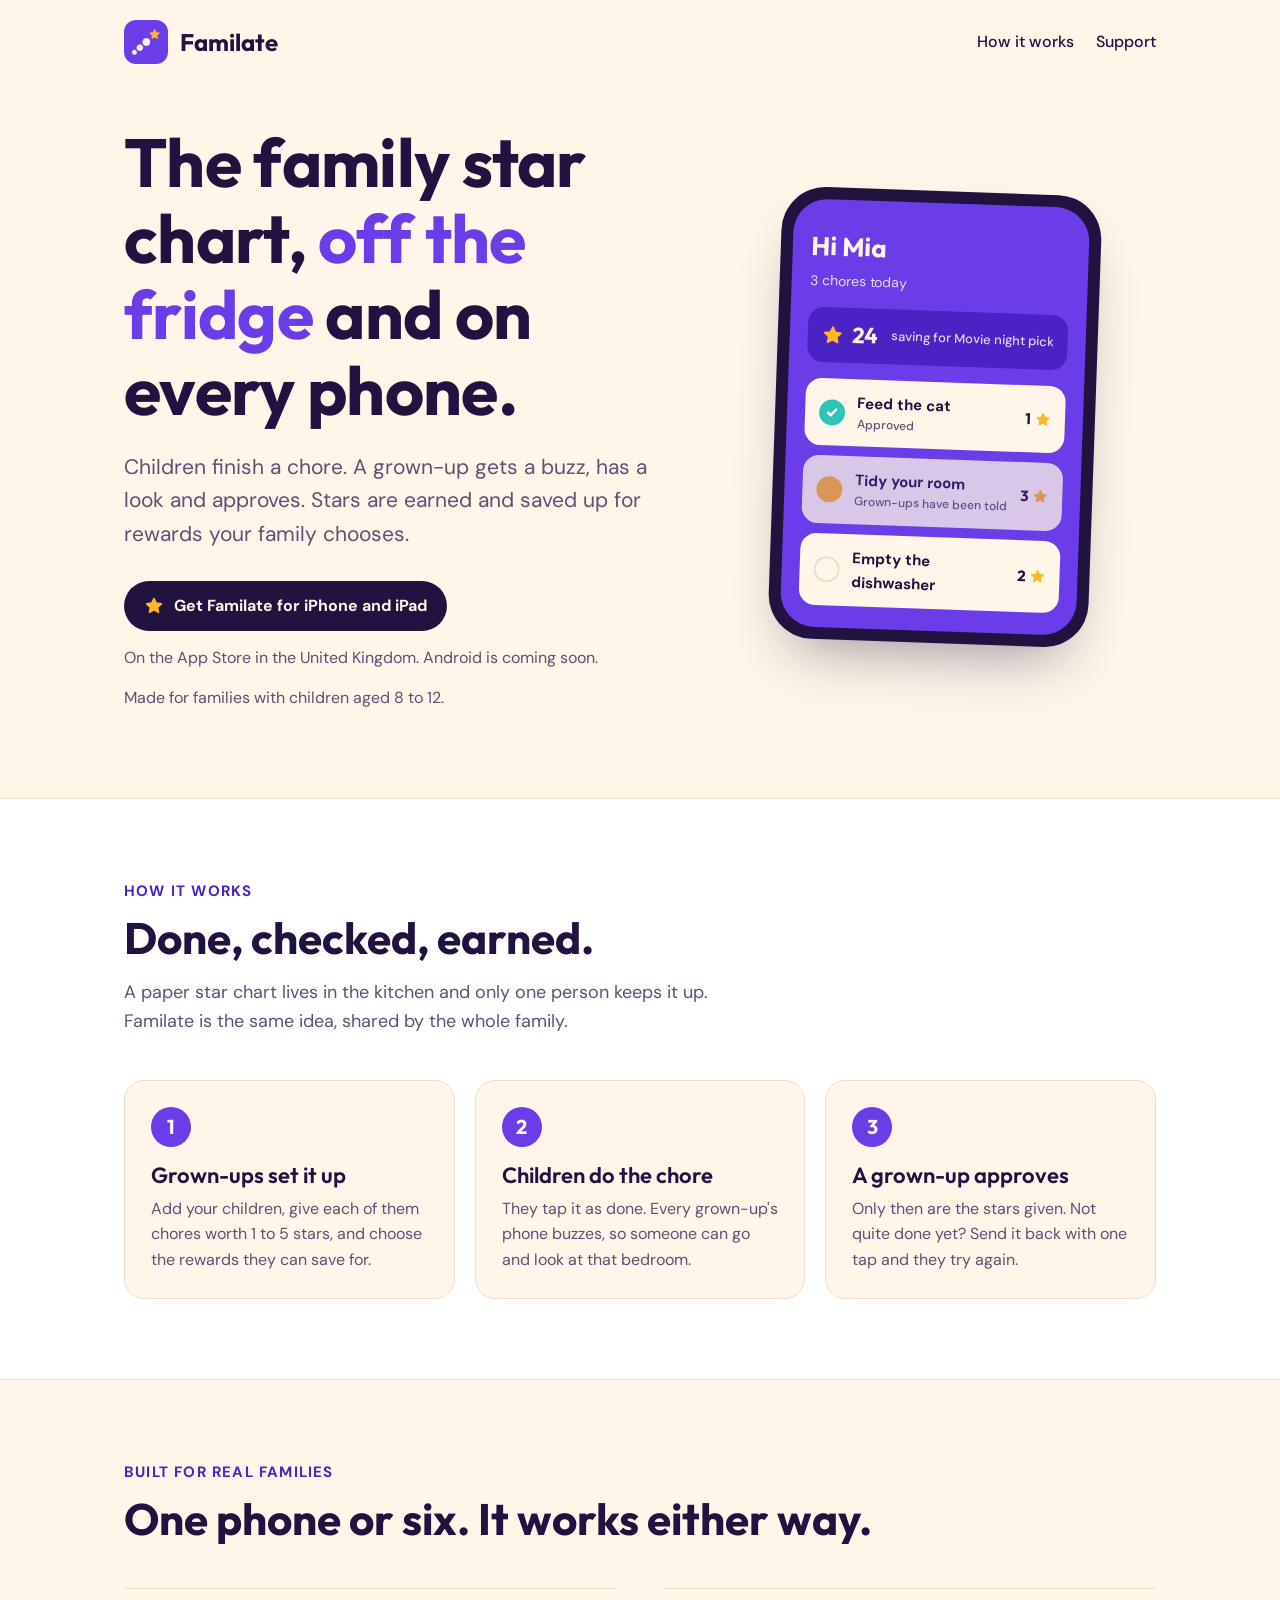
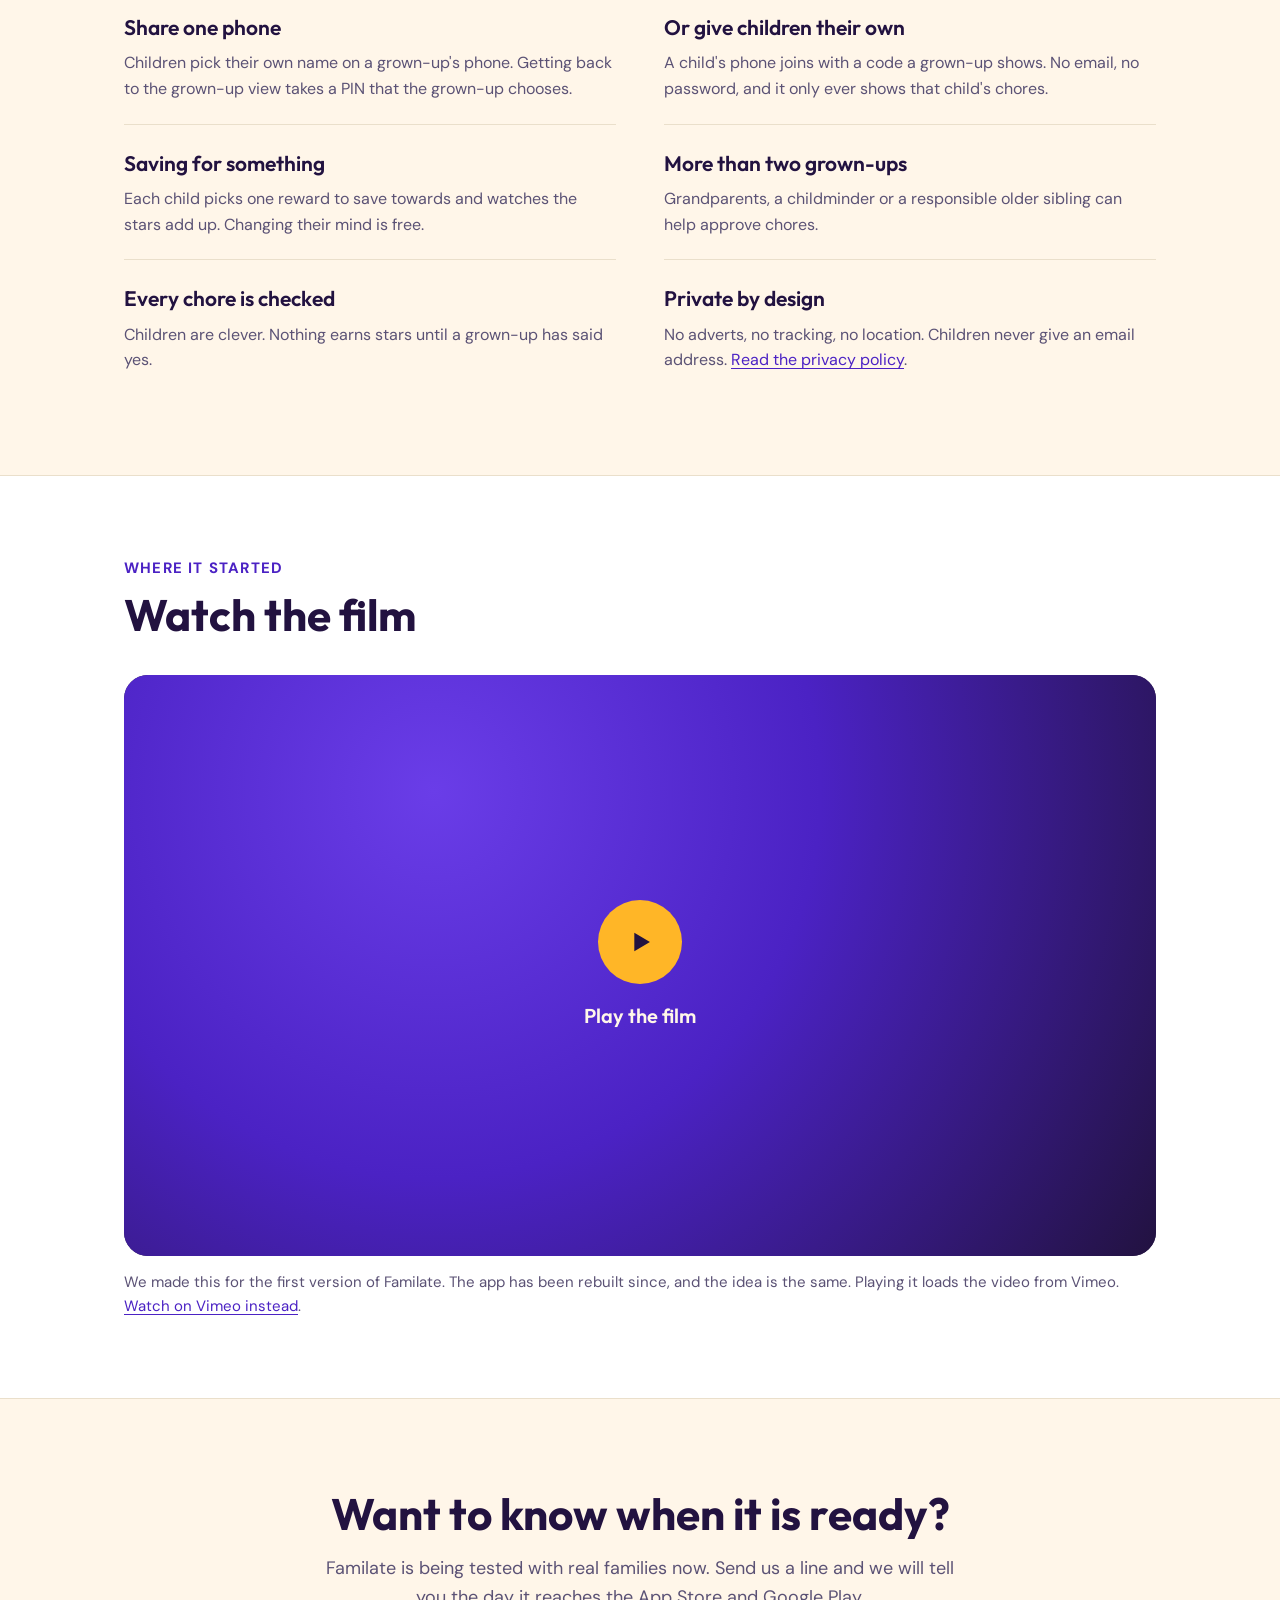
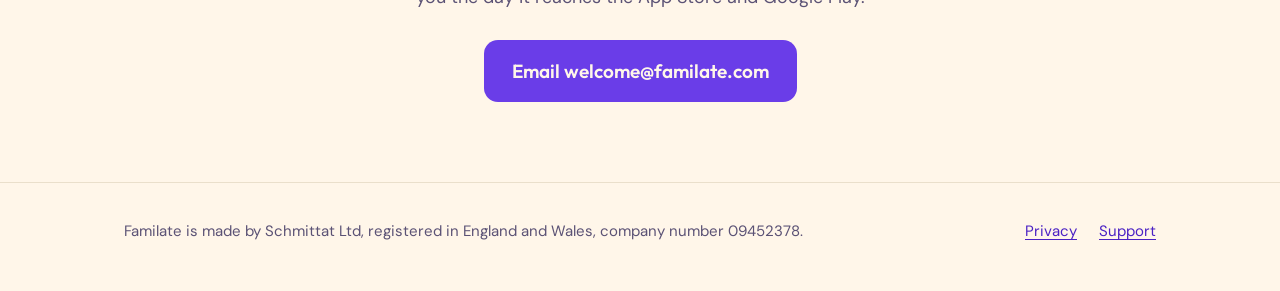
<file: index.html>
<!doctype html>
<html lang="en-GB">
<head>
<meta charset="utf-8">
<meta name="viewport" content="width=device-width, initial-scale=1">
<title>Familate: the family star chart, on every phone in the house</title>
<meta name="description" content="Familate is a chores and rewards app for families with children aged 8 to 12. Children finish chores, a grown-up approves, stars are earned and saved up for rewards.">
<meta property="og:title" content="Familate: the family star chart, on every phone in the house">
<meta property="og:description" content="Chores, stars and rewards for families with children aged 8 to 12. On the App Store for iPhone and iPad. Android is coming soon.">
<meta property="og:image" content="https://familate.com/assets/icon-256.png">
<meta property="og:url" content="https://familate.com/">
<link rel="icon" href="assets/favicon.png">
<link rel="apple-touch-icon" href="assets/apple-touch-icon.png">
<link rel="stylesheet" href="styles.css">
</head>
<body>
<header class="wrap bar">
  <a class="brand" href="/"><img src="assets/icon-256.png" alt="" width="44" height="44">Familate</a>
  <nav aria-label="Main">
    <a href="#how">How it works</a>
    <a href="support.html">Support</a>
  </nav>
</header>

<main>
  <div class="wrap hero">
    <div>
      <h1>The family star chart, <em>off the fridge</em> and on every phone.</h1>
      <p class="lede">Children finish a chore. A grown-up gets a buzz, has a look and approves. Stars are earned and saved up for rewards your family chooses.</p>
      <p>
        <a class="soon" href="https://apps.apple.com/gb/app/familate/id6796391280">
          <svg width="20" height="20" viewBox="0 0 24 24" aria-hidden="true"><path d="M12 3l2.7 5.6 6.1.8-4.5 4.2 1.1 6-5.4-3-5.4 3 1.1-6L3.2 9.4l6.1-.8z" fill="#FFB627" stroke="#FFB627" stroke-width="2" stroke-linejoin="round"/></svg>
          Get Familate for iPhone and iPad
        </a>
      </p>
      <p class="small">On the App Store in the United Kingdom. Android is coming soon.</p>
      <p class="small">Made for families with children aged 8 to 12.</p>
    </div>

    <div class="phone" role="img" aria-label="A child's Today screen in Familate: 24 stars, three chores, one done, one waiting for a grown-up and one still to do">
      <div class="screen" aria-hidden="true">
        <div class="hello">Hi Mia</div>
        <div class="sub">3 chores today</div>
        <div class="balance">
          <svg width="22" height="22" viewBox="0 0 24 24"><path d="M12 3l2.7 5.6 6.1.8-4.5 4.2 1.1 6-5.4-3-5.4 3 1.1-6L3.2 9.4l6.1-.8z" fill="#FFB627" stroke="#FFB627" stroke-width="2" stroke-linejoin="round"/></svg>
          24 <span>saving for Movie night pick</span>
        </div>
        <div class="chore done"><div class="tick"></div><div>Feed the cat<small>Approved</small></div><div class="stars">1<svg width="16" height="16" viewBox="0 0 24 24"><path d="M12 3l2.7 5.6 6.1.8-4.5 4.2 1.1 6-5.4-3-5.4 3 1.1-6L3.2 9.4l6.1-.8z" fill="#FFB627" stroke="#FFB627" stroke-width="2" stroke-linejoin="round"/></svg></div></div>
        <div class="chore wait"><div class="tick"></div><div>Tidy your room<small>Grown-ups have been told</small></div><div class="stars">3<svg width="16" height="16" viewBox="0 0 24 24"><path d="M12 3l2.7 5.6 6.1.8-4.5 4.2 1.1 6-5.4-3-5.4 3 1.1-6L3.2 9.4l6.1-.8z" fill="#FFB627" stroke="#FFB627" stroke-width="2" stroke-linejoin="round"/></svg></div></div>
        <div class="chore"><div class="tick"></div><div>Empty the dishwasher</div><div class="stars">2<svg width="16" height="16" viewBox="0 0 24 24"><path d="M12 3l2.7 5.6 6.1.8-4.5 4.2 1.1 6-5.4-3-5.4 3 1.1-6L3.2 9.4l6.1-.8z" fill="#FFB627" stroke="#FFB627" stroke-width="2" stroke-linejoin="round"/></svg></div></div>
      </div>
    </div>
  </div>

  <section class="band" id="how">
    <div class="wrap">
      <p class="kicker">How it works</p>
      <h2>Done, checked, earned.</h2>
      <p class="intro">A paper star chart lives in the kitchen and only one person keeps it up. Familate is the same idea, shared by the whole family.</p>
      <ol class="steps">
        <li><h3>Grown-ups set it up</h3><p>Add your children, give each of them chores worth 1 to 5 stars, and choose the rewards they can save for.</p></li>
        <li><h3>Children do the chore</h3><p>They tap it as done. Every grown-up's phone buzzes, so someone can go and look at that bedroom.</p></li>
        <li><h3>A grown-up approves</h3><p>Only then are the stars given. Not quite done yet? Send it back with one tap and they try again.</p></li>
      </ol>
    </div>
  </section>

  <section>
    <div class="wrap">
      <p class="kicker">Built for real families</p>
      <h2>One phone or six. It works either way.</h2>
      <dl class="facts">
        <div><dt>Share one phone</dt><dd>Children pick their own name on a grown-up's phone. Getting back to the grown-up view takes a PIN that the grown-up chooses.</dd></div>
        <div><dt>Or give children their own</dt><dd>A child's phone joins with a code a grown-up shows. No email, no password, and it only ever shows that child's chores.</dd></div>
        <div><dt>Saving for something</dt><dd>Each child picks one reward to save towards and watches the stars add up. Changing their mind is free.</dd></div>
        <div><dt>More than two grown-ups</dt><dd>Grandparents, a childminder or a responsible older sibling can help approve chores.</dd></div>
        <div><dt>Every chore is checked</dt><dd>Children are clever. Nothing earns stars until a grown-up has said yes.</dd></div>
        <div><dt>Private by design</dt><dd>No adverts, no tracking, no location. Children never give an email address. <a href="privacy.html">Read the privacy policy</a>.</dd></div>
      </dl>
    </div>
  </section>

  <section class="band" id="video">
    <div class="wrap">
      <p class="kicker">Where it started</p>
      <h2>Watch the film</h2>
      <div class="video" id="film">
        <button type="button" id="play" aria-label="Play the Familate film from Vimeo">
          <span><i><svg width="34" height="34" viewBox="0 0 24 24" aria-hidden="true"><path d="M8 5.5v13l11-6.5z" fill="#221240"/></svg></i>Play the film</span>
        </button>
      </div>
      <p class="caption">We made this for the first version of Familate. The app has been rebuilt since, and the idea is the same. Playing it loads the video from Vimeo. <a href="https://vimeo.com/1196802173">Watch on Vimeo instead</a>.</p>
    </div>
  </section>

  <section class="closing">
    <div class="wrap">
      <h2>Want to know when it is ready?</h2>
      <p class="intro">Familate is being tested with real families now. Send us a line and we will tell you the day it reaches the App Store and Google Play.</p>
      <a class="button" href="mailto:welcome@familate.com?subject=Tell%20me%20when%20Familate%20is%20ready">Email welcome@familate.com</a>
    </div>
  </section>
</main>

<footer>
  <div class="wrap">
    <p>Familate is made by Schmittat Ltd, registered in England and Wales, company number 09452378.</p>
    <nav aria-label="Footer"><a href="privacy.html">Privacy</a><a href="support.html">Support</a></nav>
  </div>
</footer>

<script>
  // The video is only fetched from Vimeo once someone asks to play it.
  document.getElementById('play').addEventListener('click', function () {
    var frame = document.createElement('iframe');
    frame.src = 'https://player.vimeo.com/video/1196802173?autoplay=1&dnt=1';
    frame.title = 'The Familate film';
    frame.allow = 'autoplay; fullscreen; picture-in-picture';
    frame.allowFullscreen = true;
    document.getElementById('film').replaceChildren(frame);
  });
</script>
</body>
</html>
</file>
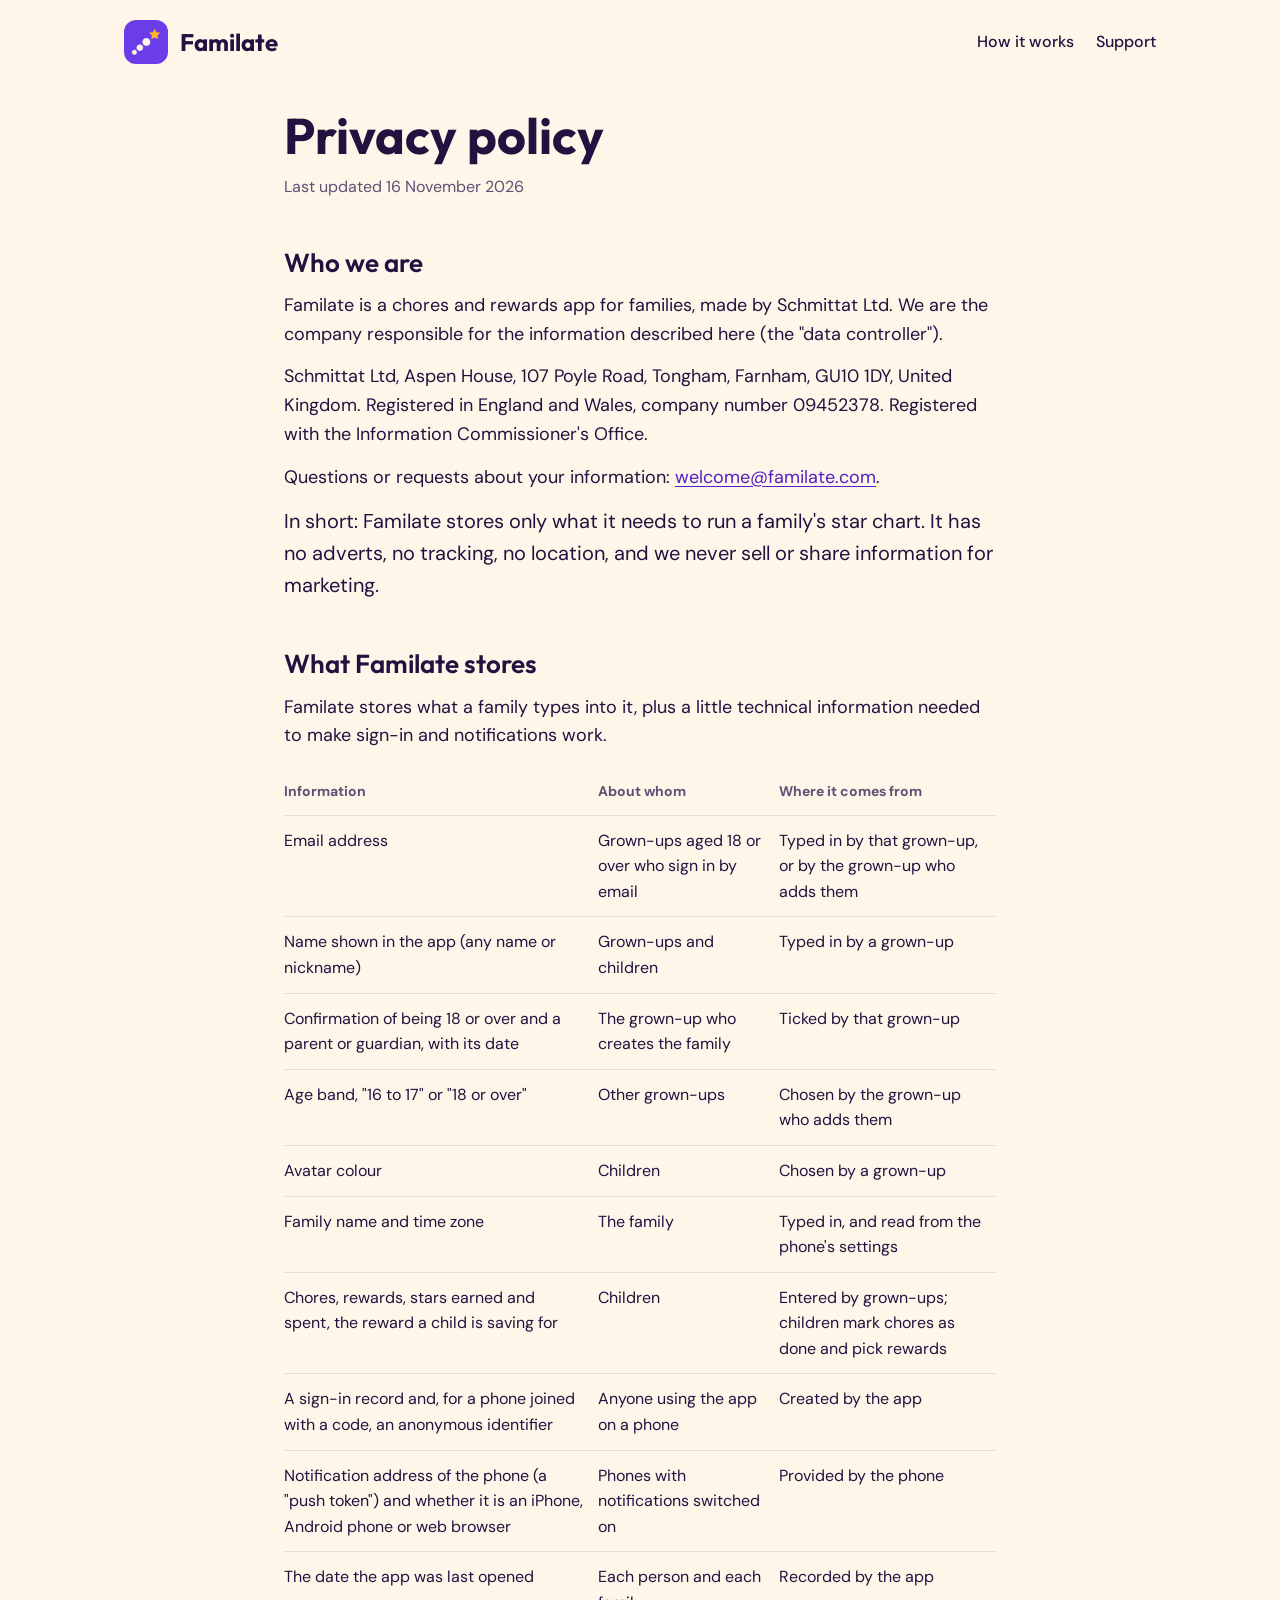
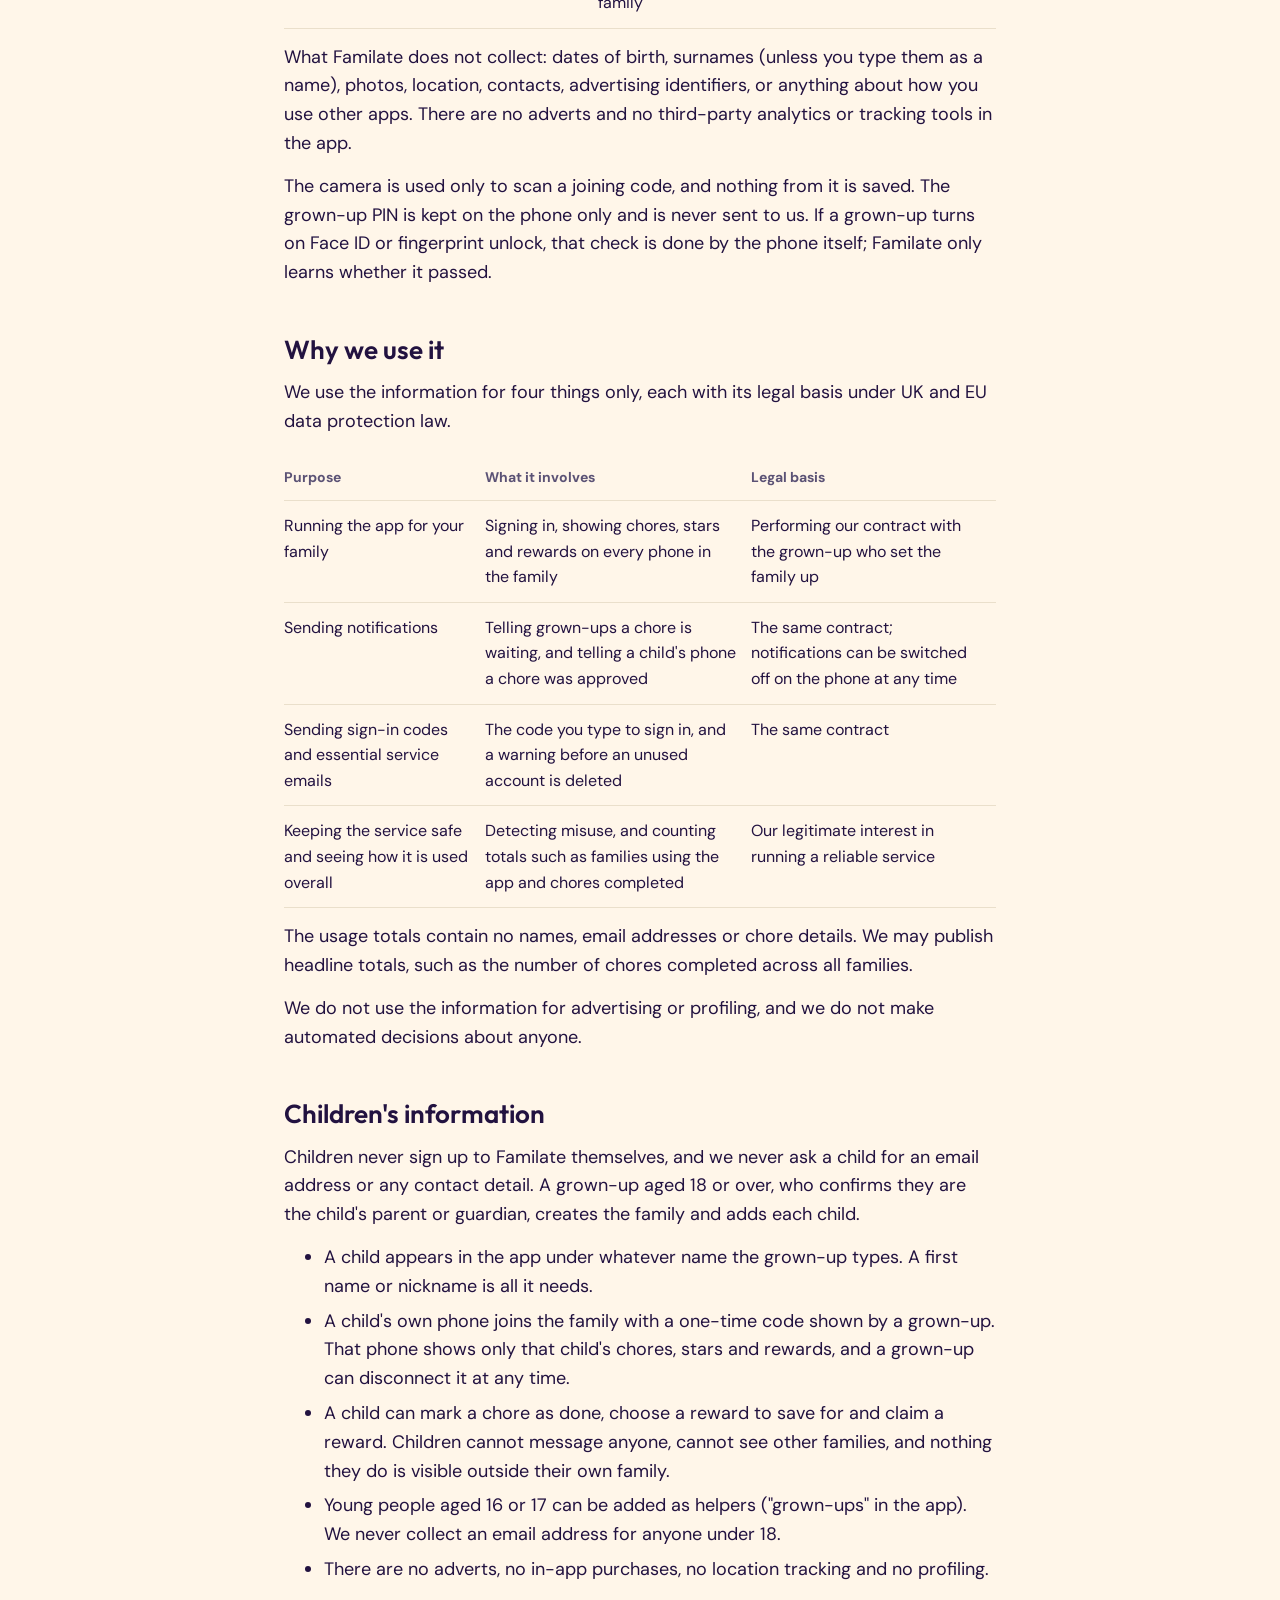
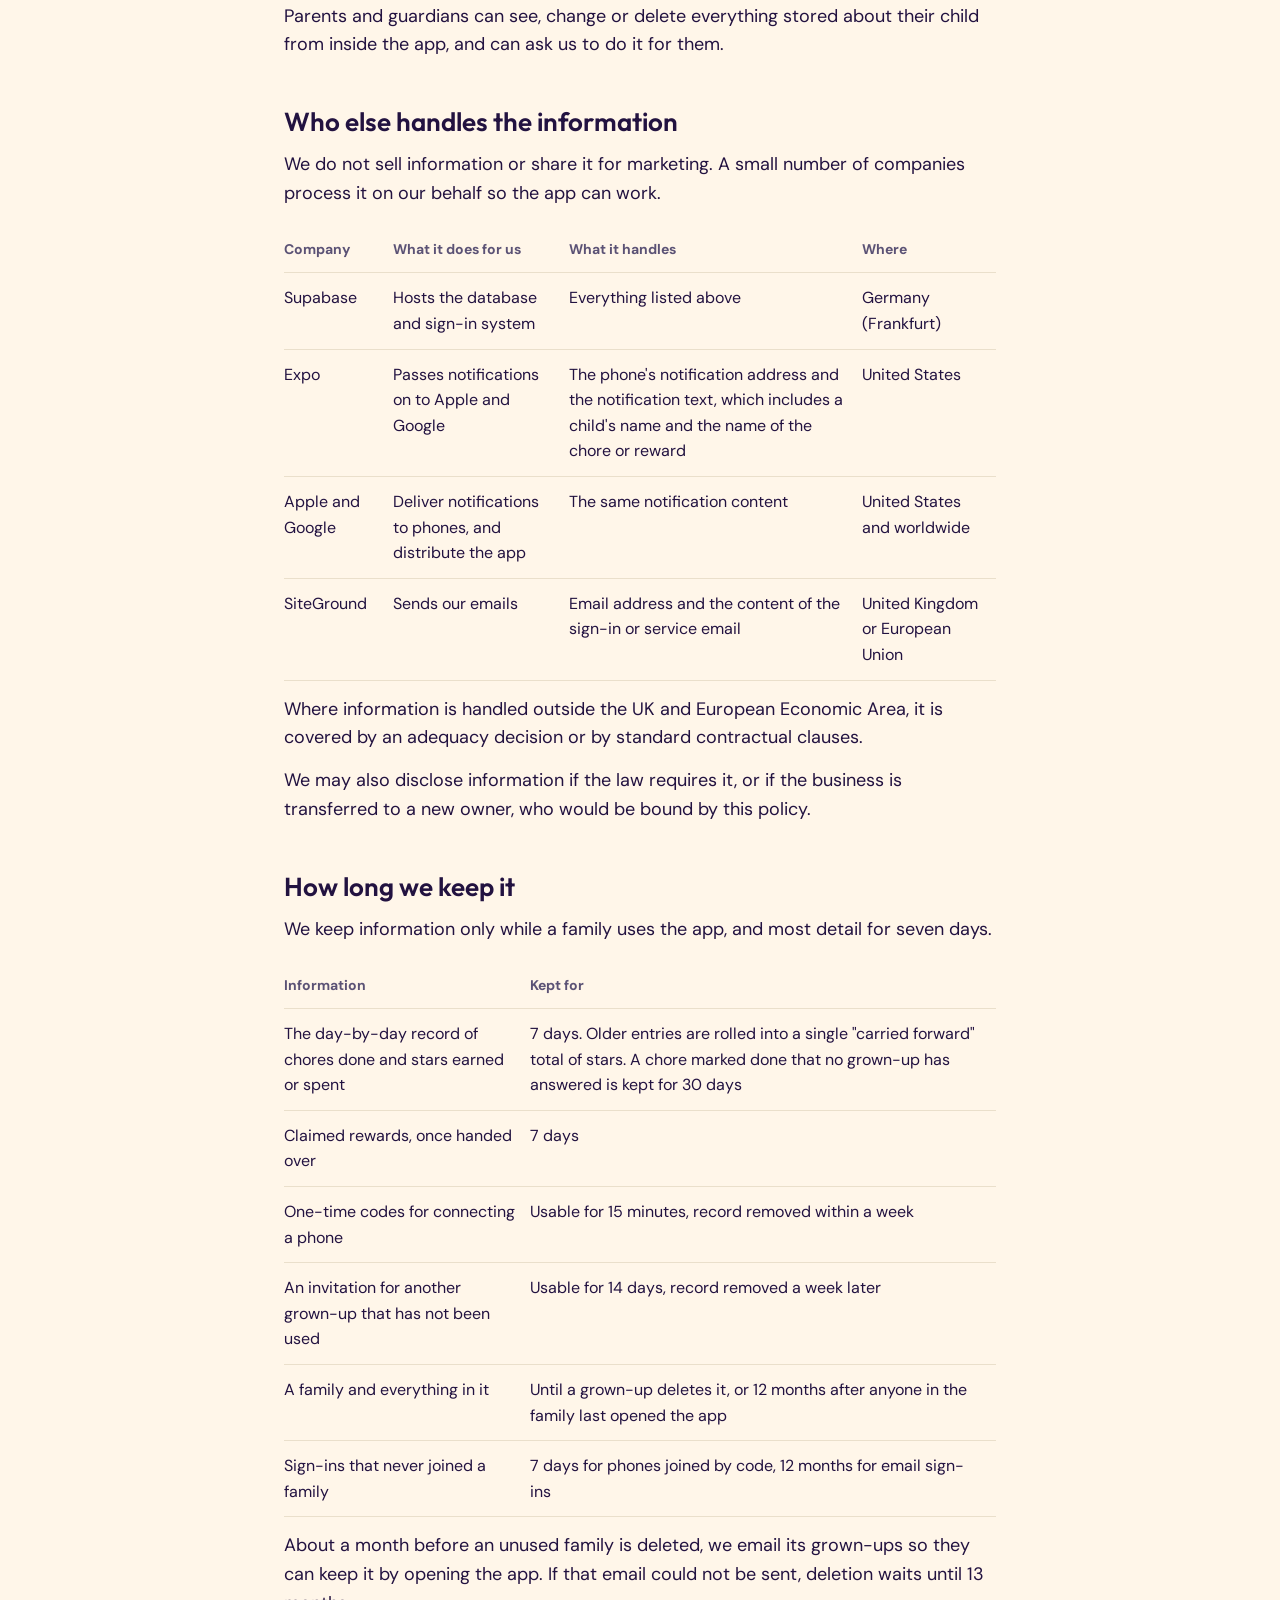
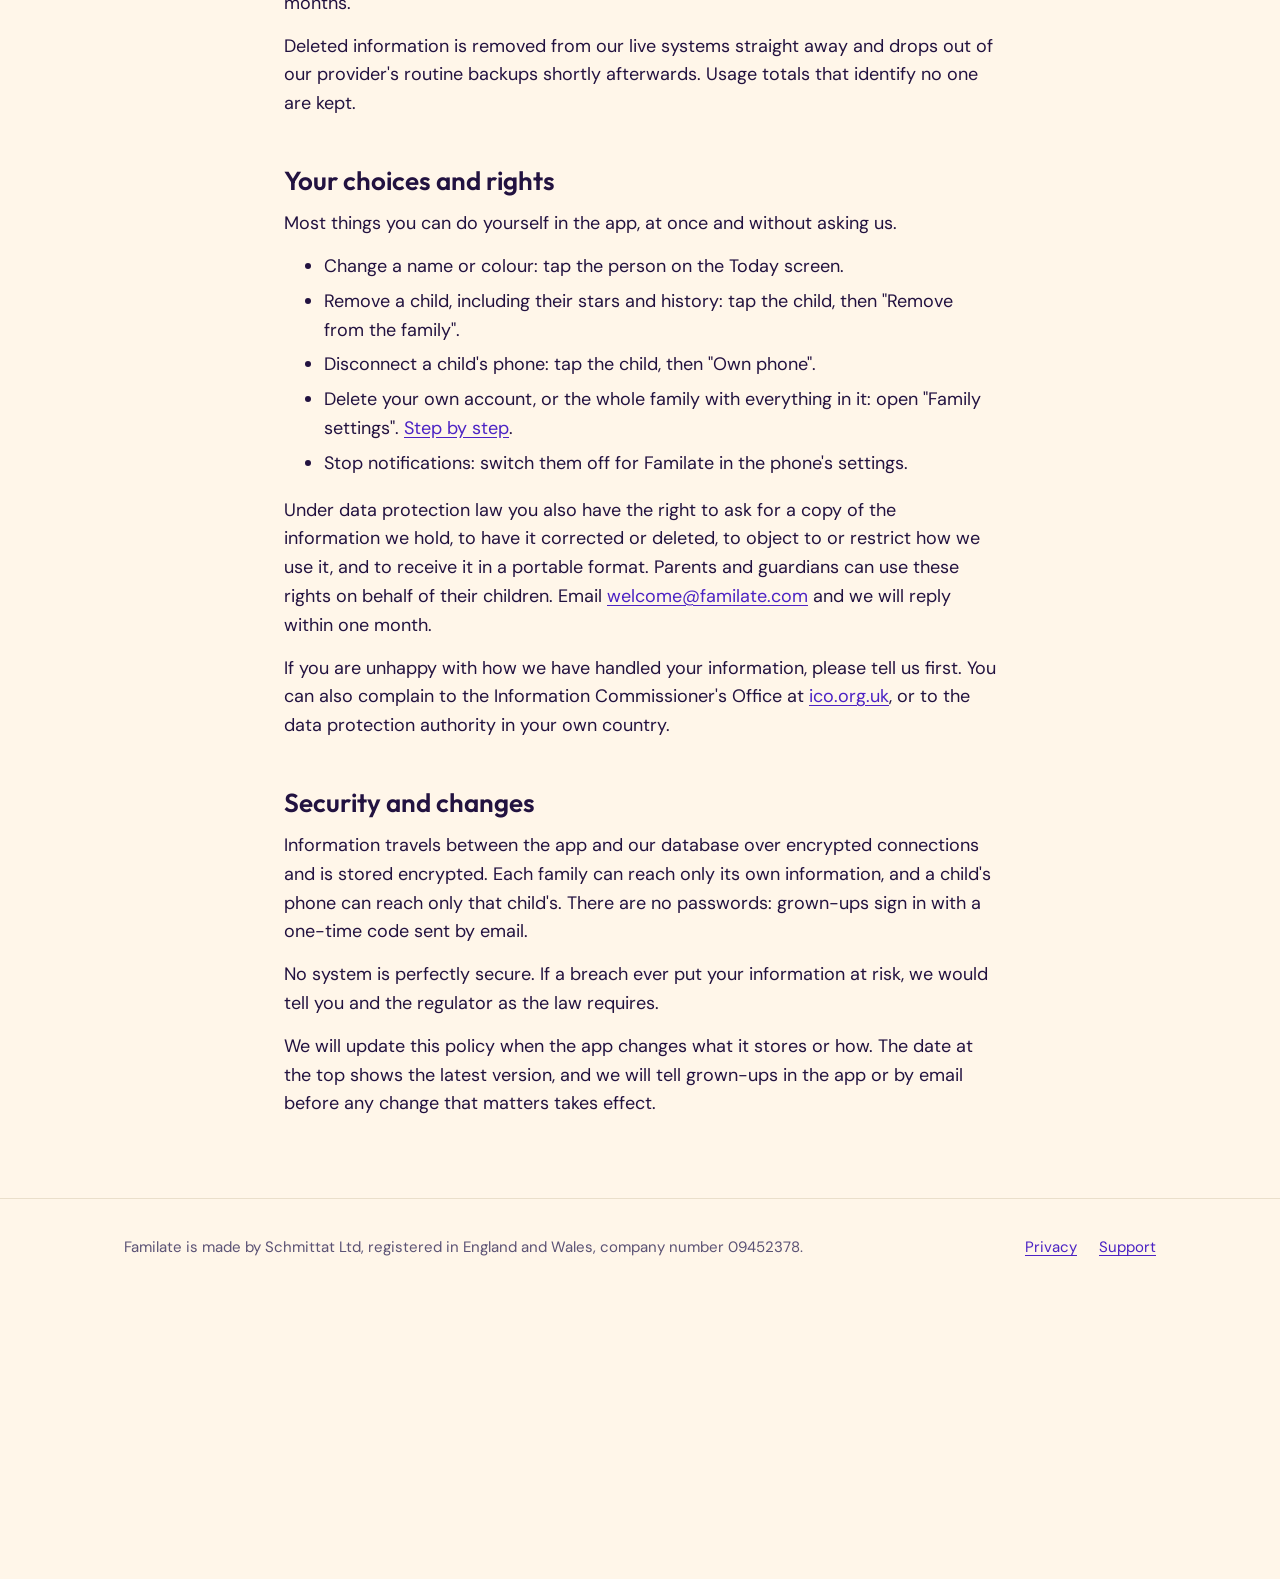
<file: app-privacy-policy/index.html>
<!doctype html>
<html lang="en-GB">
<head>
<meta charset="utf-8">
<title>Privacy policy | Familate</title>
<meta http-equiv="refresh" content="0; url=/privacy.html">
<link rel="canonical" href="https://familate.com/privacy.html">
</head>
<body>
<p>The privacy policy has moved to <a href="/privacy.html">familate.com/privacy.html</a>.</p>
</body>
</html>
</file>
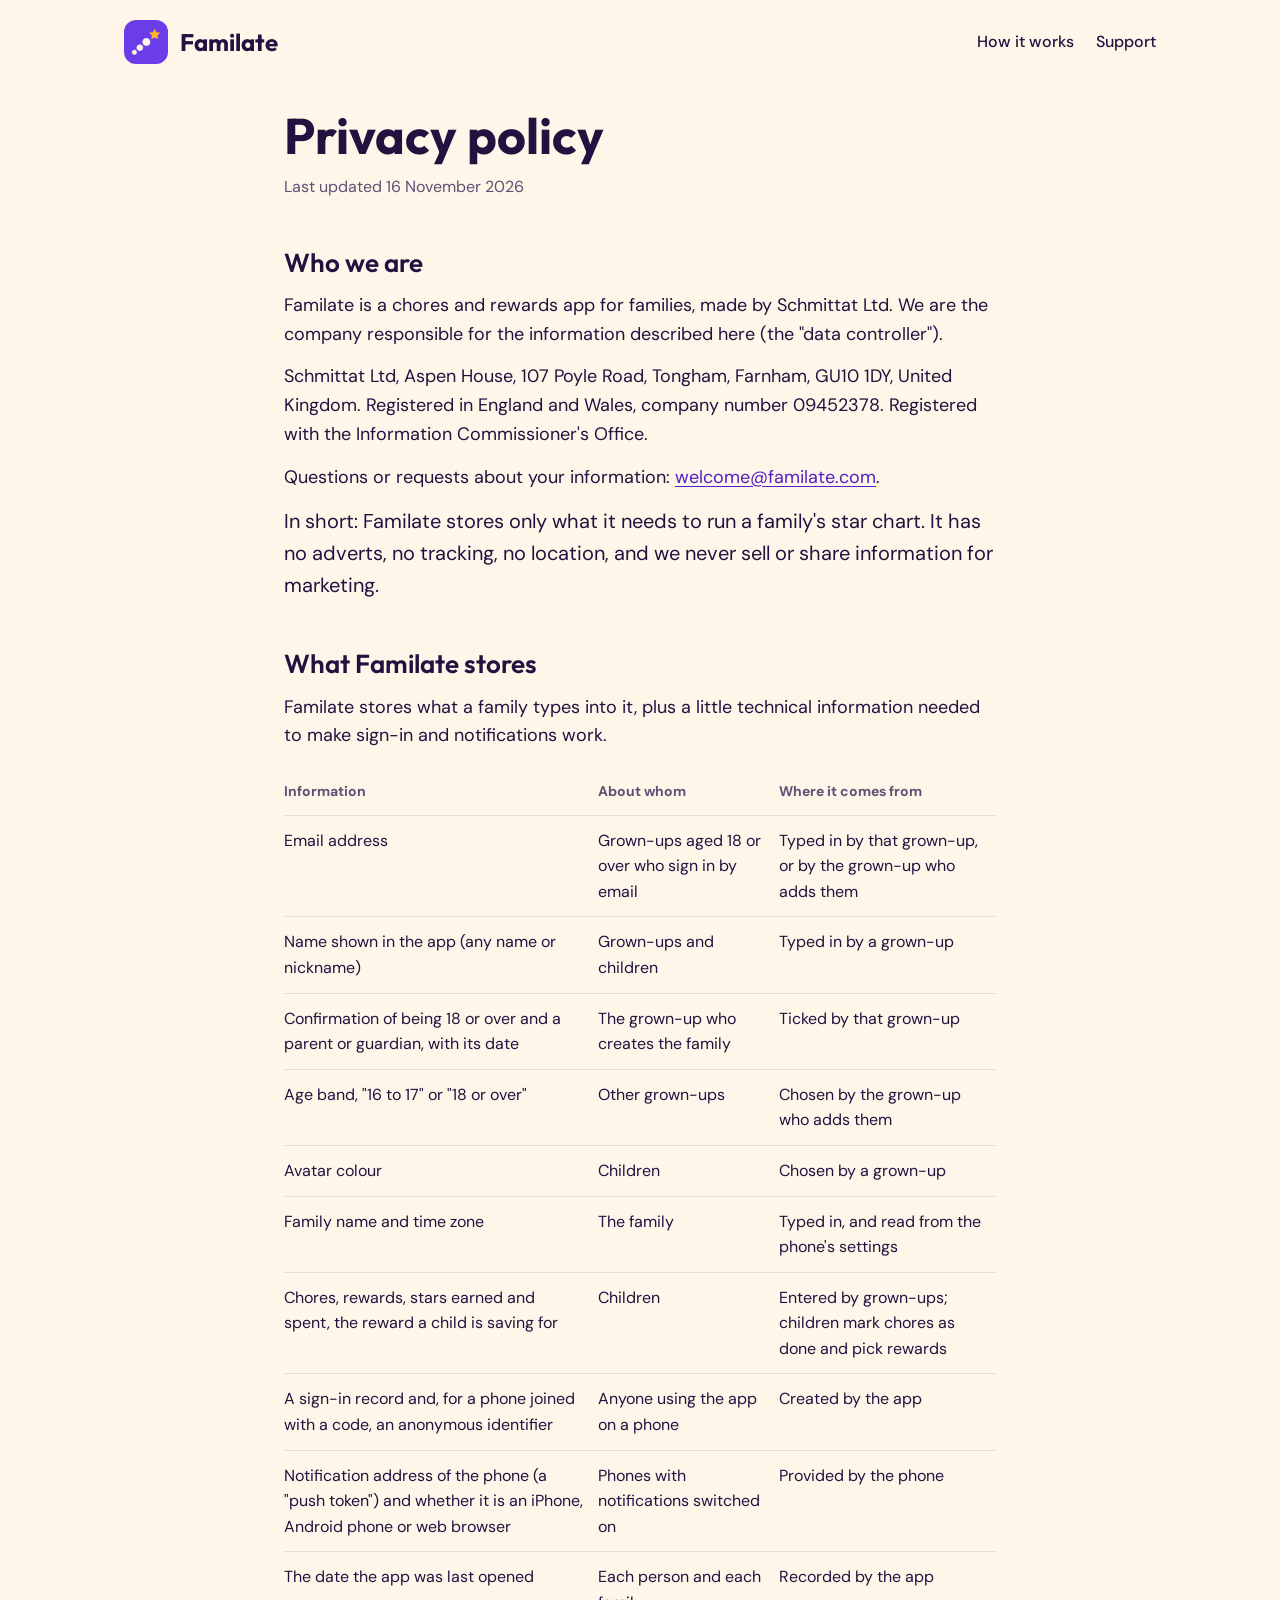
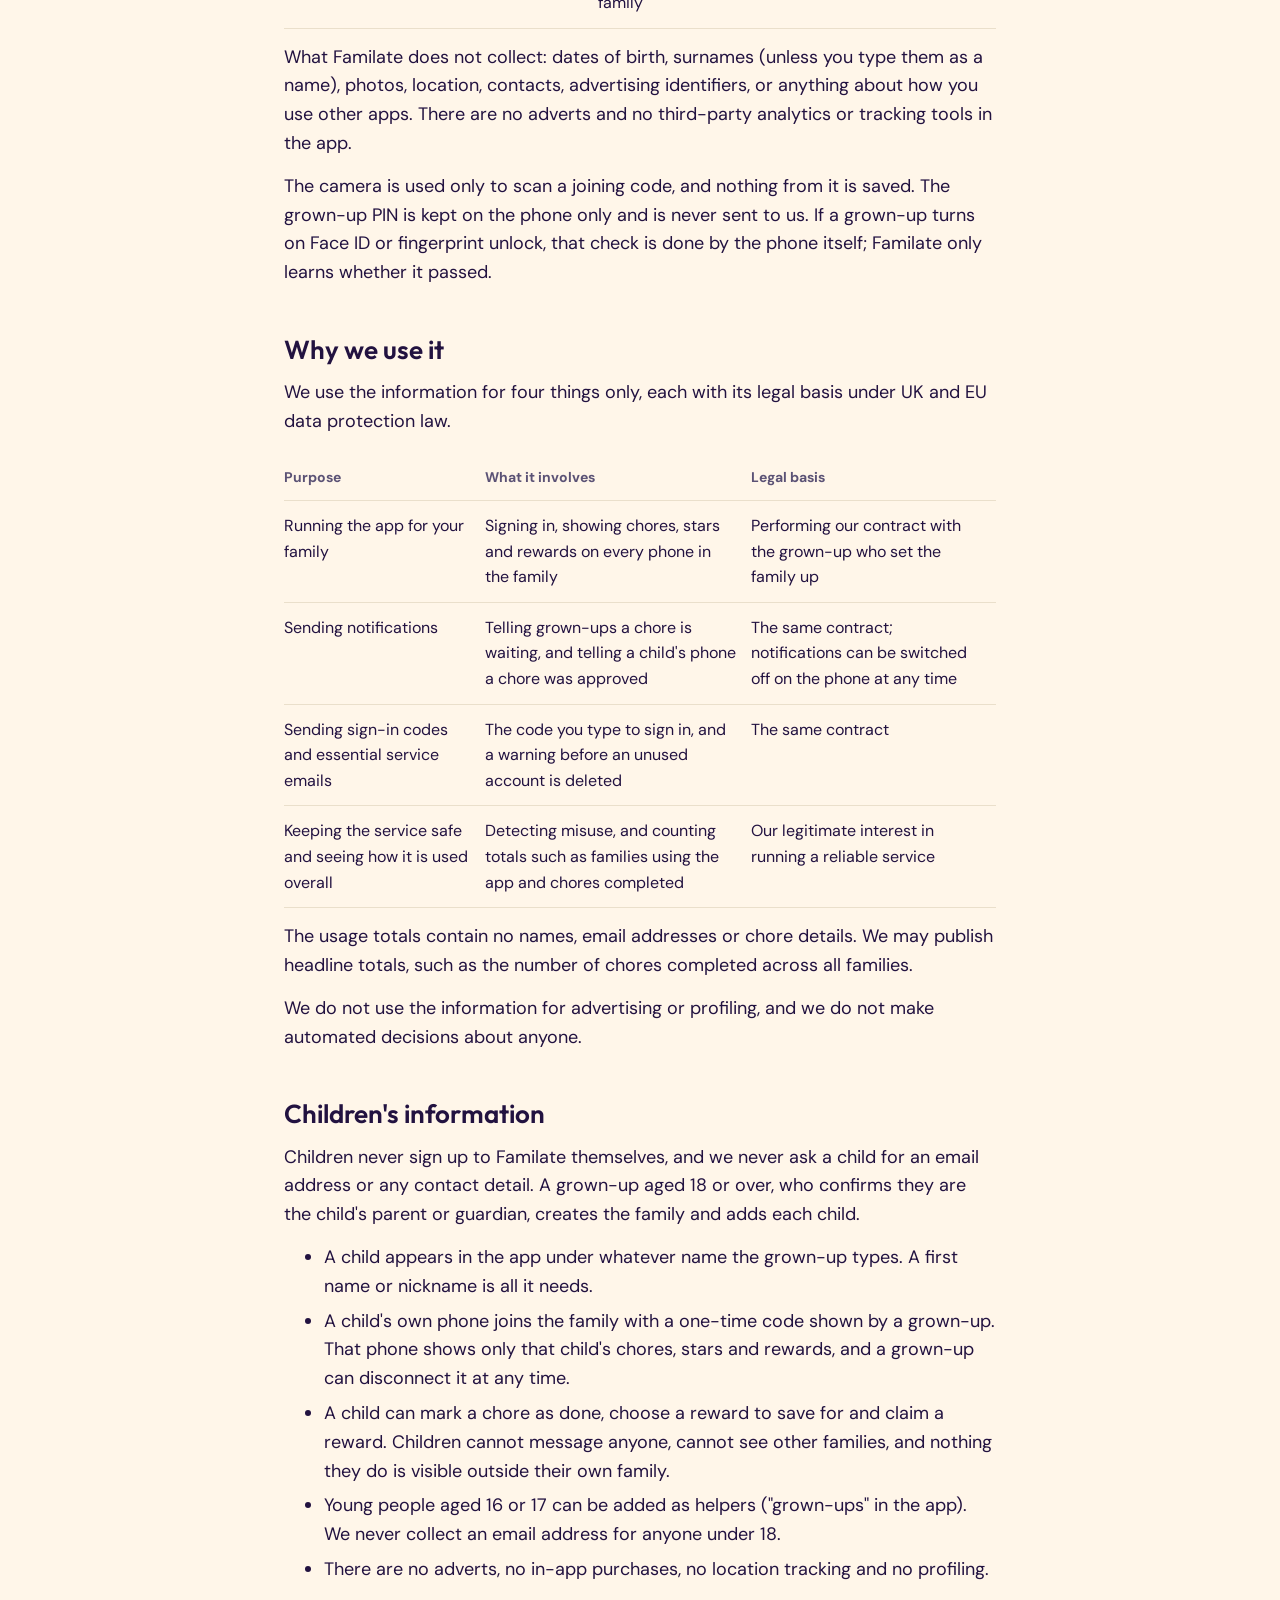
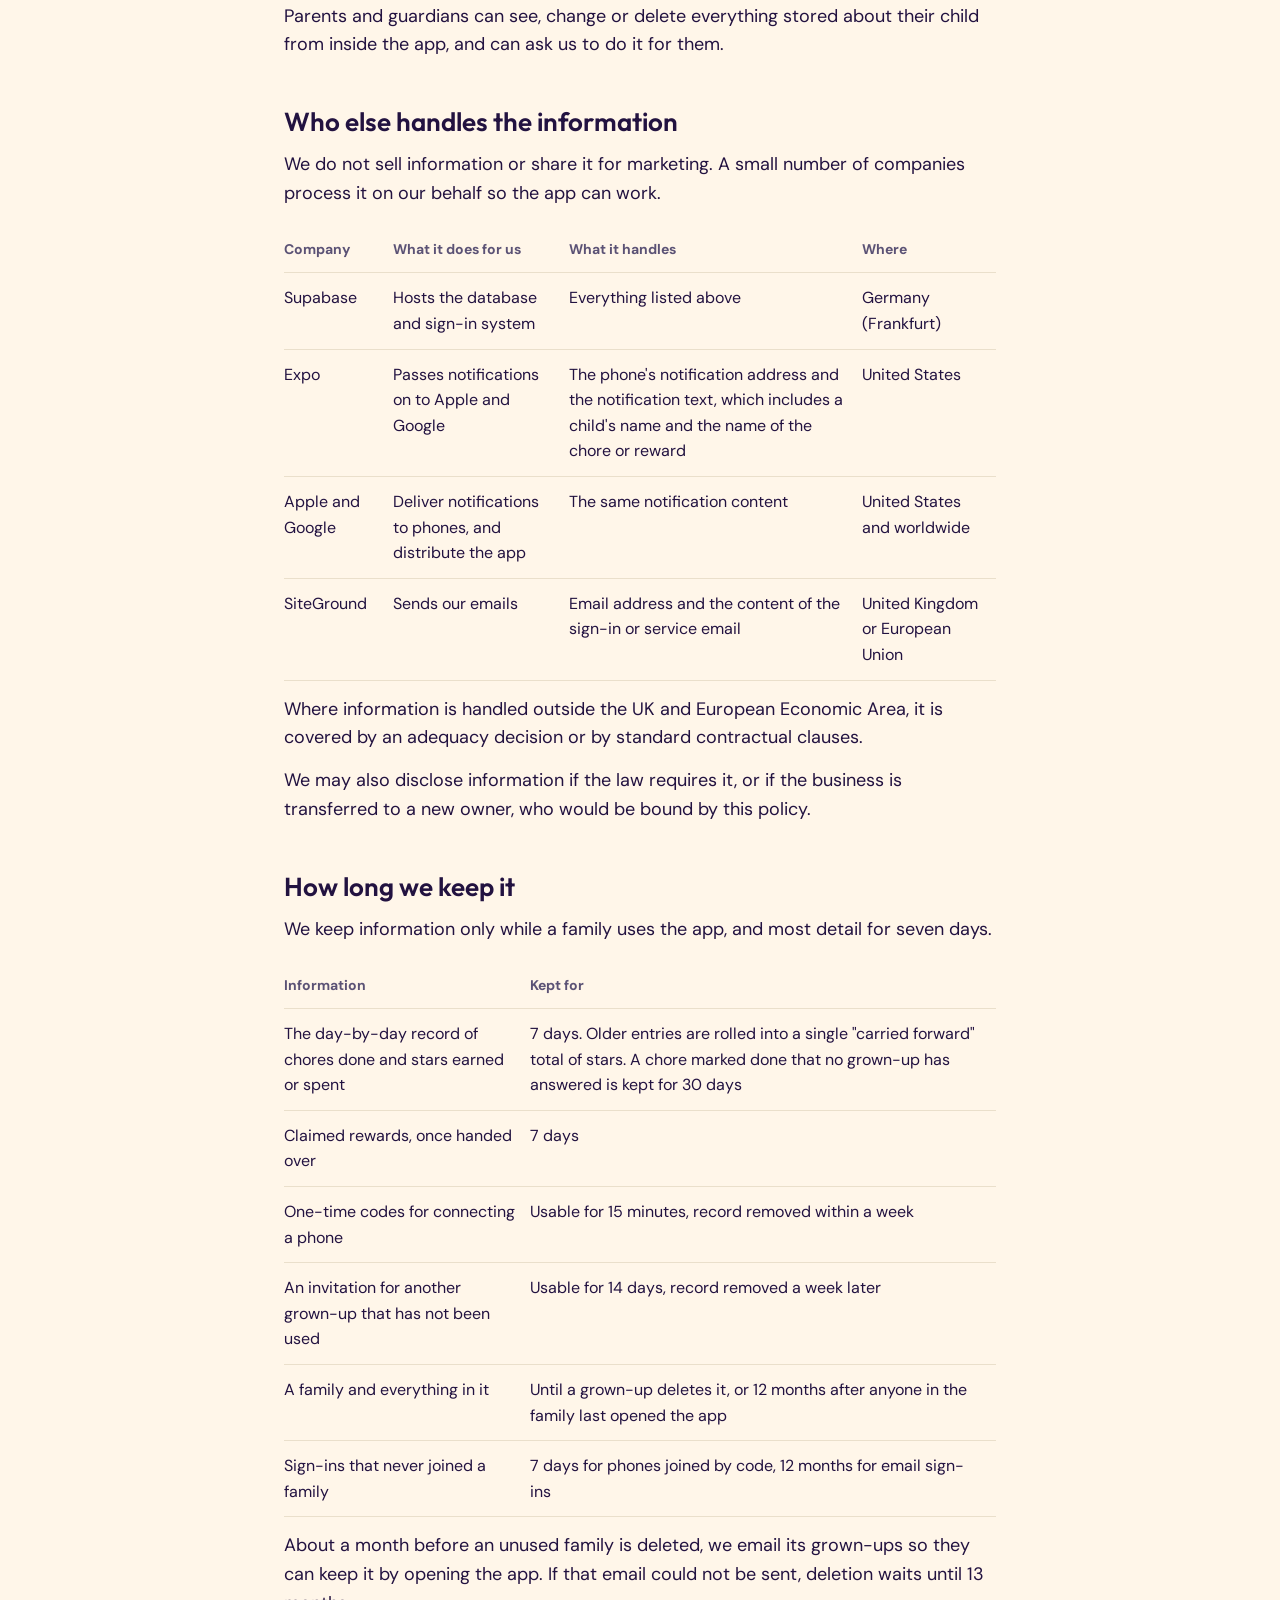
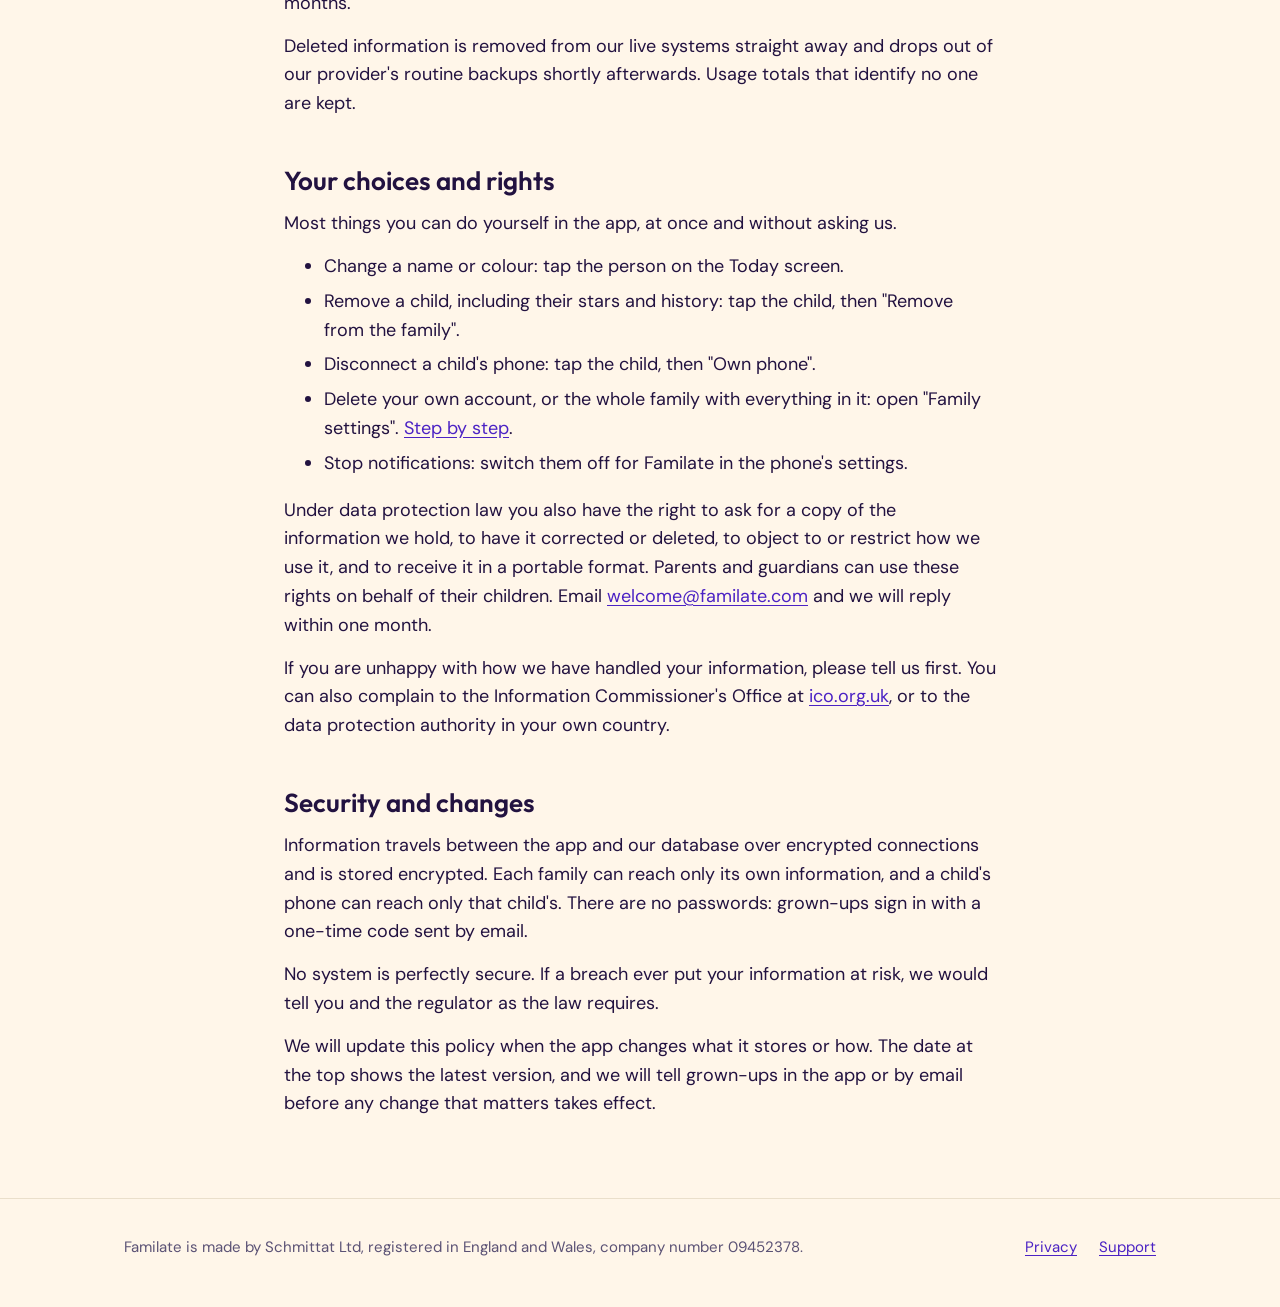
<file: privacy.html>
<!doctype html>
<html lang="en-GB">
<head>
<meta charset="utf-8">
<meta name="viewport" content="width=device-width, initial-scale=1">
<title>Privacy policy | Familate</title>
<meta name="description" content="What the Familate app stores, why, who handles it and how long it is kept.">
<link rel="icon" href="assets/favicon.png">
<link rel="apple-touch-icon" href="assets/apple-touch-icon.png">
<link rel="stylesheet" href="styles.css">
</head>
<body>
<header class="wrap bar">
  <a class="brand" href="/"><img src="assets/icon-256.png" alt="" width="44" height="44">Familate</a>
  <nav aria-label="Main">
    <a href="/#how">How it works</a>
    <a href="support.html">Support</a>
  </nav>
</header>
<main class="wrap page">
<h1>Privacy policy</h1>
<p class="updated">Last updated 16 November 2026</p>

<h2>Who we are</h2>
<p>Familate is a chores and rewards app for families, made by Schmittat Ltd. We are the company responsible for the information described here (the "data controller").</p>
<p>Schmittat Ltd, Aspen House, 107 Poyle Road, Tongham, Farnham, GU10 1DY, United Kingdom. Registered in England and Wales, company number 09452378. Registered with the Information Commissioner's Office.</p>
<p>Questions or requests about your information: <a href="mailto:welcome@familate.com">welcome@familate.com</a>.</p>
<p class="lead">In short: Familate stores only what it needs to run a family's star chart. It has no adverts, no tracking, no location, and we never sell or share information for marketing.</p>

<h2>What Familate stores</h2>
<p>Familate stores what a family types into it, plus a little technical information needed to make sign-in and notifications work.</p>
<div class="scroll"><table><thead><tr><th scope="col">Information</th><th scope="col">About whom</th><th scope="col">Where it comes from</th></tr></thead><tbody><tr><td>Email address</td><td>Grown-ups aged 18 or over who sign in by email</td><td>Typed in by that grown-up, or by the grown-up who adds them</td></tr><tr><td>Name shown in the app (any name or nickname)</td><td>Grown-ups and children</td><td>Typed in by a grown-up</td></tr><tr><td>Confirmation of being 18 or over and a parent or guardian, with its date</td><td>The grown-up who creates the family</td><td>Ticked by that grown-up</td></tr><tr><td>Age band, "16 to 17" or "18 or over"</td><td>Other grown-ups</td><td>Chosen by the grown-up who adds them</td></tr><tr><td>Avatar colour</td><td>Children</td><td>Chosen by a grown-up</td></tr><tr><td>Family name and time zone</td><td>The family</td><td>Typed in, and read from the phone's settings</td></tr><tr><td>Chores, rewards, stars earned and spent, the reward a child is saving for</td><td>Children</td><td>Entered by grown-ups; children mark chores as done and pick rewards</td></tr><tr><td>A sign-in record and, for a phone joined with a code, an anonymous identifier</td><td>Anyone using the app on a phone</td><td>Created by the app</td></tr><tr><td>Notification address of the phone (a "push token") and whether it is an iPhone, Android phone or web browser</td><td>Phones with notifications switched on</td><td>Provided by the phone</td></tr><tr><td>The date the app was last opened</td><td>Each person and each family</td><td>Recorded by the app</td></tr></tbody></table></div>
<p>What Familate does not collect: dates of birth, surnames (unless you type them as a name), photos, location, contacts, advertising identifiers, or anything about how you use other apps. There are no adverts and no third-party analytics or tracking tools in the app.</p>
<p>The camera is used only to scan a joining code, and nothing from it is saved. The grown-up PIN is kept on the phone only and is never sent to us. If a grown-up turns on Face ID or fingerprint unlock, that check is done by the phone itself; Familate only learns whether it passed.</p>

<h2>Why we use it</h2>
<p>We use the information for four things only, each with its legal basis under UK and EU data protection law.</p>
<div class="scroll"><table><thead><tr><th scope="col">Purpose</th><th scope="col">What it involves</th><th scope="col">Legal basis</th></tr></thead><tbody><tr><td>Running the app for your family</td><td>Signing in, showing chores, stars and rewards on every phone in the family</td><td>Performing our contract with the grown-up who set the family up</td></tr><tr><td>Sending notifications</td><td>Telling grown-ups a chore is waiting, and telling a child's phone a chore was approved</td><td>The same contract; notifications can be switched off on the phone at any time</td></tr><tr><td>Sending sign-in codes and essential service emails</td><td>The code you type to sign in, and a warning before an unused account is deleted</td><td>The same contract</td></tr><tr><td>Keeping the service safe and seeing how it is used overall</td><td>Detecting misuse, and counting totals such as families using the app and chores completed</td><td>Our legitimate interest in running a reliable service</td></tr></tbody></table></div>
<p>The usage totals contain no names, email addresses or chore details. We may publish headline totals, such as the number of chores completed across all families.</p>
<p>We do not use the information for advertising or profiling, and we do not make automated decisions about anyone.</p>

<h2>Children's information</h2>
<p>Children never sign up to Familate themselves, and we never ask a child for an email address or any contact detail. A grown-up aged 18 or over, who confirms they are the child's parent or guardian, creates the family and adds each child.</p>
<ul>
<li>A child appears in the app under whatever name the grown-up types. A first name or nickname is all it needs.</li>
<li>A child's own phone joins the family with a one-time code shown by a grown-up. That phone shows only that child's chores, stars and rewards, and a grown-up can disconnect it at any time.</li>
<li>A child can mark a chore as done, choose a reward to save for and claim a reward. Children cannot message anyone, cannot see other families, and nothing they do is visible outside their own family.</li>
<li>Young people aged 16 or 17 can be added as helpers ("grown-ups" in the app). We never collect an email address for anyone under 18.</li>
<li>There are no adverts, no in-app purchases, no location tracking and no profiling.</li>
</ul>
<p>Parents and guardians can see, change or delete everything stored about their child from inside the app, and can ask us to do it for them.</p>

<h2>Who else handles the information</h2>
<p>We do not sell information or share it for marketing. A small number of companies process it on our behalf so the app can work.</p>
<div class="scroll"><table><thead><tr><th scope="col">Company</th><th scope="col">What it does for us</th><th scope="col">What it handles</th><th scope="col">Where</th></tr></thead><tbody><tr><td>Supabase</td><td>Hosts the database and sign-in system</td><td>Everything listed above</td><td>Germany (Frankfurt)</td></tr><tr><td>Expo</td><td>Passes notifications on to Apple and Google</td><td>The phone's notification address and the notification text, which includes a child's name and the name of the chore or reward</td><td>United States</td></tr><tr><td>Apple and Google</td><td>Deliver notifications to phones, and distribute the app</td><td>The same notification content</td><td>United States and worldwide</td></tr><tr><td>SiteGround</td><td>Sends our emails</td><td>Email address and the content of the sign-in or service email</td><td>United Kingdom or European Union</td></tr></tbody></table></div>
<p>Where information is handled outside the UK and European Economic Area, it is covered by an adequacy decision or by standard contractual clauses.</p>
<p>We may also disclose information if the law requires it, or if the business is transferred to a new owner, who would be bound by this policy.</p>

<h2>How long we keep it</h2>
<p>We keep information only while a family uses the app, and most detail for seven days.</p>
<div class="scroll"><table><thead><tr><th scope="col">Information</th><th scope="col">Kept for</th></tr></thead><tbody><tr><td>The day-by-day record of chores done and stars earned or spent</td><td>7 days. Older entries are rolled into a single "carried forward" total of stars. A chore marked done that no grown-up has answered is kept for 30 days</td></tr><tr><td>Claimed rewards, once handed over</td><td>7 days</td></tr><tr><td>One-time codes for connecting a phone</td><td>Usable for 15 minutes, record removed within a week</td></tr><tr><td>An invitation for another grown-up that has not been used</td><td>Usable for 14 days, record removed a week later</td></tr><tr><td>A family and everything in it</td><td>Until a grown-up deletes it, or 12 months after anyone in the family last opened the app</td></tr><tr><td>Sign-ins that never joined a family</td><td>7 days for phones joined by code, 12 months for email sign-ins</td></tr></tbody></table></div>
<p>About a month before an unused family is deleted, we email its grown-ups so they can keep it by opening the app. If that email could not be sent, deletion waits until 13 months.</p>
<p>Deleted information is removed from our live systems straight away and drops out of our provider's routine backups shortly afterwards. Usage totals that identify no one are kept.</p>

<h2>Your choices and rights</h2>
<p>Most things you can do yourself in the app, at once and without asking us.</p>
<ul>
<li>Change a name or colour: tap the person on the Today screen.</li>
<li>Remove a child, including their stars and history: tap the child, then "Remove from the family".</li>
<li>Disconnect a child's phone: tap the child, then "Own phone".</li>
<li>Delete your own account, or the whole family with everything in it: open "Family settings". <a href="support.html#delete">Step by step</a>.</li>
<li>Stop notifications: switch them off for Familate in the phone's settings.</li>
</ul>
<p>Under data protection law you also have the right to ask for a copy of the information we hold, to have it corrected or deleted, to object to or restrict how we use it, and to receive it in a portable format. Parents and guardians can use these rights on behalf of their children. Email <a href="mailto:welcome@familate.com">welcome@familate.com</a> and we will reply within one month.</p>
<p>If you are unhappy with how we have handled your information, please tell us first. You can also complain to the Information Commissioner's Office at <a href="https://ico.org.uk">ico.org.uk</a>, or to the data protection authority in your own country.</p>

<h2>Security and changes</h2>
<p>Information travels between the app and our database over encrypted connections and is stored encrypted. Each family can reach only its own information, and a child's phone can reach only that child's. There are no passwords: grown-ups sign in with a one-time code sent by email.</p>
<p>No system is perfectly secure. If a breach ever put your information at risk, we would tell you and the regulator as the law requires.</p>
<p>We will update this policy when the app changes what it stores or how. The date at the top shows the latest version, and we will tell grown-ups in the app or by email before any change that matters takes effect.</p>
</main>

<footer>
  <div class="wrap">
    <p>Familate is made by Schmittat Ltd, registered in England and Wales, company number 09452378.</p>
    <nav aria-label="Footer"><a href="privacy.html">Privacy</a><a href="support.html">Support</a></nav>
  </div>
</footer>
</body>
</html>
</file>
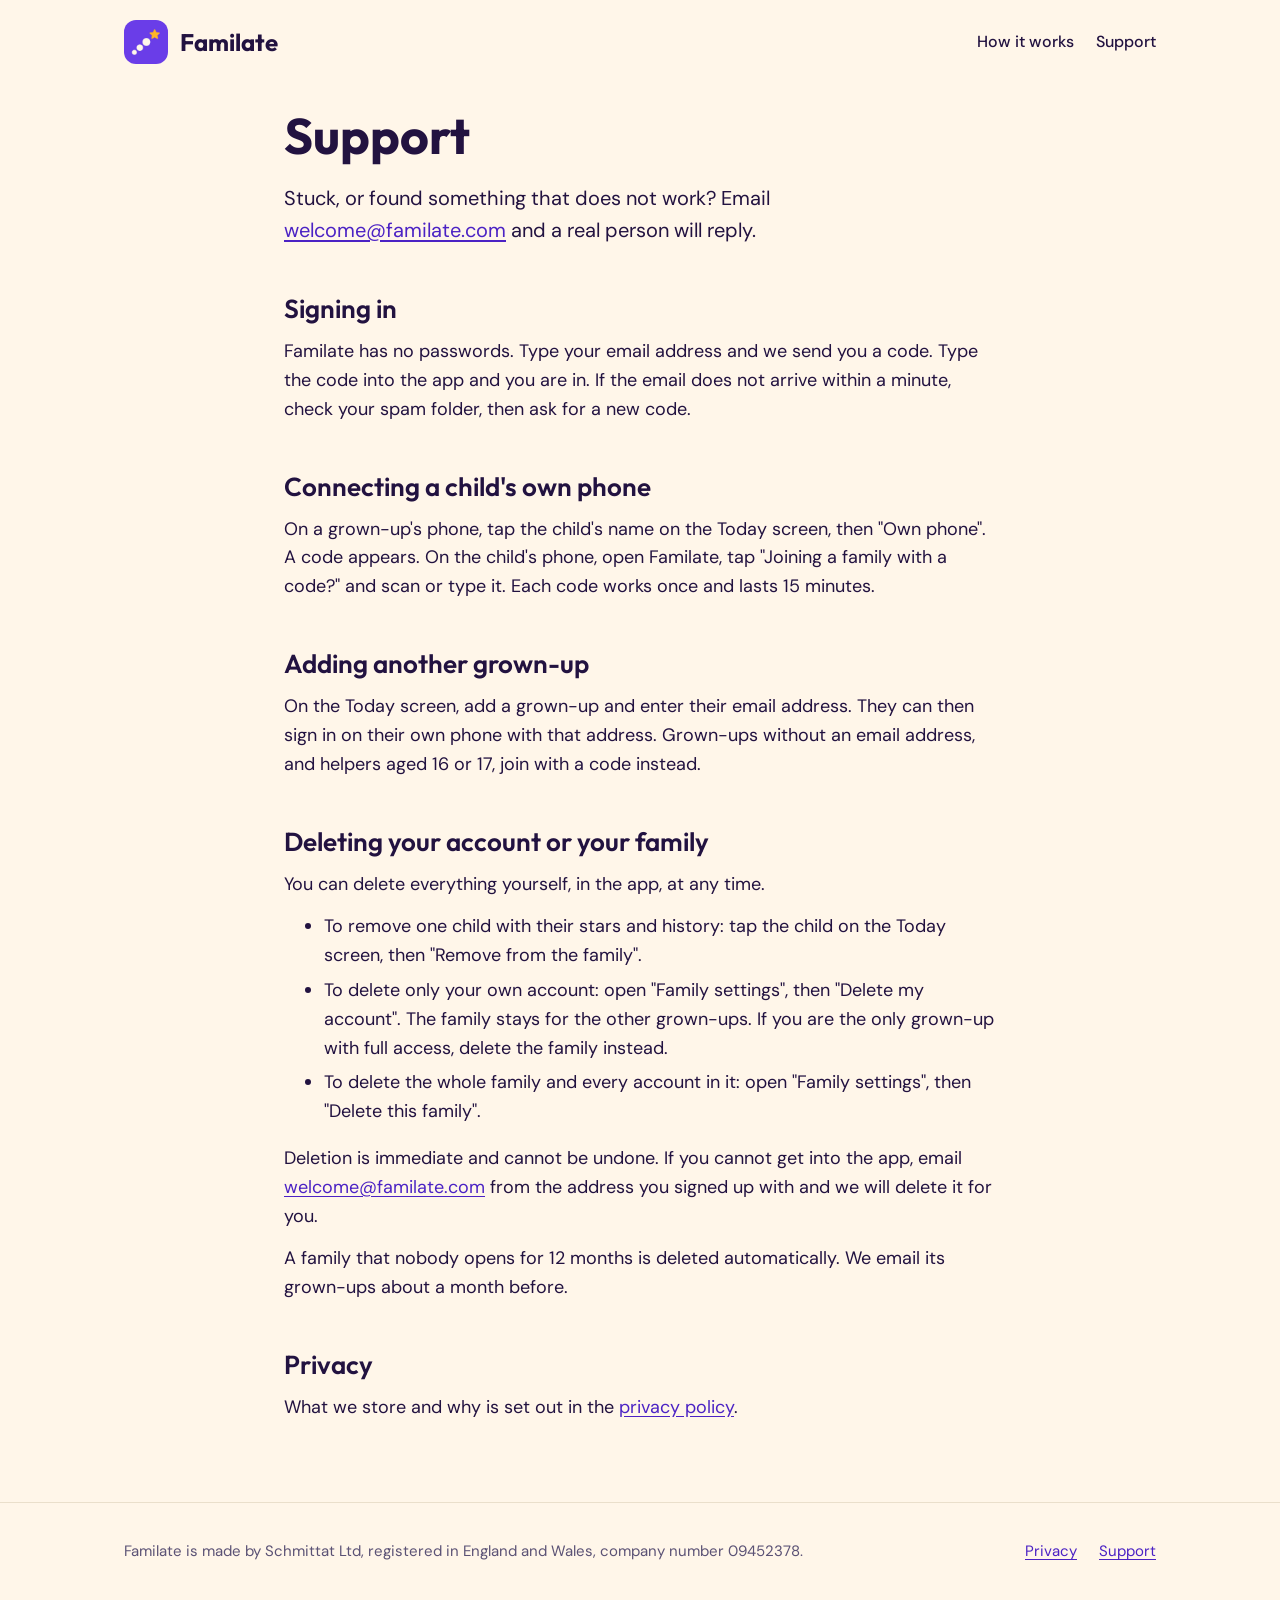
<file: support.html>
<!doctype html>
<html lang="en-GB">
<head>
<meta charset="utf-8">
<meta name="viewport" content="width=device-width, initial-scale=1">
<title>Support | Familate</title>
<meta name="description" content="Help with the Familate app, and how to delete your account or family.">
<link rel="icon" href="assets/favicon.png">
<link rel="apple-touch-icon" href="assets/apple-touch-icon.png">
<link rel="stylesheet" href="styles.css">
</head>
<body>
<header class="wrap bar">
  <a class="brand" href="/"><img src="assets/icon-256.png" alt="" width="44" height="44">Familate</a>
  <nav aria-label="Main">
    <a href="/#how">How it works</a>
    <a href="support.html">Support</a>
  </nav>
</header>
<main class="wrap page">
<h1>Support</h1>
<p class="lead" style="margin-top:18px">Stuck, or found something that does not work? Email <a href="mailto:welcome@familate.com">welcome@familate.com</a> and a real person will reply.</p>

<h2>Signing in</h2>
<p>Familate has no passwords. Type your email address and we send you a code. Type the code into the app and you are in. If the email does not arrive within a minute, check your spam folder, then ask for a new code.</p>

<h2>Connecting a child's own phone</h2>
<p>On a grown-up's phone, tap the child's name on the Today screen, then "Own phone". A code appears. On the child's phone, open Familate, tap "Joining a family with a code?" and scan or type it. Each code works once and lasts 15 minutes.</p>

<h2>Adding another grown-up</h2>
<p>On the Today screen, add a grown-up and enter their email address. They can then sign in on their own phone with that address. Grown-ups without an email address, and helpers aged 16 or 17, join with a code instead.</p>

<h2 id="delete">Deleting your account or your family</h2>
<p>You can delete everything yourself, in the app, at any time.</p>
<ul>
<li>To remove one child with their stars and history: tap the child on the Today screen, then "Remove from the family".</li>
<li>To delete only your own account: open "Family settings", then "Delete my account". The family stays for the other grown-ups. If you are the only grown-up with full access, delete the family instead.</li>
<li>To delete the whole family and every account in it: open "Family settings", then "Delete this family".</li>
</ul>
<p>Deletion is immediate and cannot be undone. If you cannot get into the app, email <a href="mailto:welcome@familate.com">welcome@familate.com</a> from the address you signed up with and we will delete it for you.</p>
<p>A family that nobody opens for 12 months is deleted automatically. We email its grown-ups about a month before.</p>

<h2>Privacy</h2>
<p>What we store and why is set out in the <a href="privacy.html">privacy policy</a>.</p>
</main>

<footer>
  <div class="wrap">
    <p>Familate is made by Schmittat Ltd, registered in England and Wales, company number 09452378.</p>
    <nav aria-label="Footer"><a href="privacy.html">Privacy</a><a href="support.html">Support</a></nav>
  </div>
</footer>
</body>
</html>
</file>
<file: styles.css>
@font-face { font-family: 'Outfit'; font-weight: 600; font-display: swap; src: url('assets/fonts/Outfit_600SemiBold.ttf') format('truetype'); }
@font-face { font-family: 'Outfit'; font-weight: 700; font-display: swap; src: url('assets/fonts/Outfit_700Bold.ttf') format('truetype'); }
@font-face { font-family: 'DM Sans'; font-weight: 400; font-display: swap; src: url('assets/fonts/DMSans_400Regular.ttf') format('truetype'); }
@font-face { font-family: 'DM Sans'; font-weight: 500; font-display: swap; src: url('assets/fonts/DMSans_500Medium.ttf') format('truetype'); }
@font-face { font-family: 'DM Sans'; font-weight: 700; font-display: swap; src: url('assets/fonts/DMSans_700Bold.ttf') format('truetype'); }

:root {
  --violet: #6a3de8;
  --violet-deep: #4b22c4;
  --dark: #221240;
  --amber: #ffb627;
  --cream: #fff6e9;
  --coral: #ff5e6c;
  --teal: #2ec4b6;
  --muted: #5b5275;
  --line: #eadfcb;
  --white: #ffffff;
  --wide: 1080px;
}

* { box-sizing: border-box; }
html { -webkit-text-size-adjust: 100%; scroll-behavior: smooth; }
body { margin: 0; background: var(--cream); color: var(--dark); font-family: 'DM Sans', system-ui, sans-serif; font-size: 18px; line-height: 1.6; }
img { max-width: 100%; }
a { color: var(--violet-deep); text-underline-offset: 3px; }
a:focus-visible, button:focus-visible { outline: 3px solid var(--amber); outline-offset: 3px; }
h1, h2, h3 { font-family: 'Outfit', system-ui, sans-serif; line-height: 1.12; margin: 0; text-wrap: balance; }
p { margin: 0; }

.wrap { width: 100%; max-width: var(--wide); margin: 0 auto; padding: 0 24px; }

/* top bar */
.bar { display: flex; align-items: center; justify-content: space-between; gap: 16px; padding-top: 20px; padding-bottom: 20px; }
.brand { display: flex; align-items: center; gap: 12px; font-family: 'Outfit', sans-serif; font-weight: 700; font-size: 24px; color: var(--dark); text-decoration: none; }
.brand img { width: 44px; height: 44px; border-radius: 12px; }
.bar nav { display: flex; gap: 22px; font-weight: 500; font-size: 16px; }
.bar nav a { color: var(--dark); text-decoration: none; }
.bar nav a:hover { text-decoration: underline; }

/* hero */
.hero { display: grid; grid-template-columns: 1.1fr 0.9fr; gap: 48px; align-items: center; padding-top: 40px; padding-bottom: 88px; }
.hero h1 { font-weight: 700; font-size: clamp(40px, 6.2vw, 68px); letter-spacing: -0.01em; }
.hero h1 em { font-style: normal; color: var(--violet); }
.hero .lede { margin-top: 22px; font-size: 21px; color: var(--muted); max-width: 30em; }
.soon { display: inline-flex; align-items: center; gap: 10px; margin-top: 30px; padding: 12px 20px; border-radius: 999px; background: var(--dark); color: var(--cream); font-weight: 700; font-size: 16px; }
.soon svg { flex: none; }
a.soon { text-decoration: none; }
a.soon:hover, a.soon:focus-visible { background: var(--violet-deep, #4B22C4); }
.hero .small { margin-top: 14px; font-size: 16px; color: var(--muted); }

/* phone drawing */
.phone { justify-self: center; width: min(320px, 100%); background: var(--dark); border-radius: 44px; padding: 12px; box-shadow: 0 30px 60px -24px rgba(34, 18, 64, 0.45); transform: rotate(2deg); }
.screen { background: var(--violet); border-radius: 34px; padding: 26px 18px 22px; color: var(--cream); }
.screen .hello { font-family: 'Outfit', sans-serif; font-weight: 700; font-size: 26px; }
.screen .sub { font-size: 14px; opacity: 0.85; margin-top: 2px; }
.balance { display: flex; align-items: center; gap: 8px; margin: 16px 0; padding: 10px 14px; border-radius: 16px; background: var(--violet-deep); font-family: 'Outfit', sans-serif; font-weight: 700; font-size: 22px; }
.balance span { font-family: 'DM Sans', sans-serif; font-weight: 500; font-size: 13px; opacity: 0.85; margin-left: auto; }
.chore { display: flex; align-items: center; gap: 12px; margin-top: 10px; padding: 12px 14px; border-radius: 16px; background: var(--cream); color: var(--dark); font-weight: 700; font-size: 15px; }
.chore .tick { flex: none; width: 26px; height: 26px; border-radius: 50%; border: 2.5px solid var(--line); }
.chore.done .tick { border-color: var(--teal); background: var(--teal) url("data:image/svg+xml,%3Csvg xmlns='http://www.w3.org/2000/svg' viewBox='0 0 24 24' fill='none' stroke='white' stroke-width='3.5' stroke-linecap='round' stroke-linejoin='round'%3E%3Cpath d='M6 12.5l4 4 8-9'/%3E%3C/svg%3E") center / 16px no-repeat; }
.chore.wait { opacity: 0.75; }
.chore.wait .tick { border-color: var(--amber); background: var(--amber); }
.chore .stars { margin-left: auto; display: flex; align-items: center; gap: 4px; font-family: 'Outfit', sans-serif; }
.chore small { display: block; font-weight: 500; font-size: 12px; color: var(--muted); }

/* sections */
section { padding: 80px 0; }
.band { background: var(--white); border-top: 1px solid var(--line); border-bottom: 1px solid var(--line); }
.kicker { font-weight: 700; font-size: 15px; letter-spacing: 0.08em; text-transform: uppercase; color: var(--violet-deep); }
h2 { font-weight: 700; font-size: clamp(30px, 4vw, 44px); margin-top: 10px; }
.intro { margin-top: 16px; color: var(--muted); max-width: 36em; }

.steps { list-style: none; margin: 44px 0 0; padding: 0; display: grid; grid-template-columns: repeat(3, 1fr); gap: 20px; counter-reset: step; }
.steps li { counter-increment: step; background: var(--cream); border: 1px solid var(--line); border-radius: 20px; padding: 26px; }
.steps li::before { content: counter(step); display: grid; place-items: center; width: 40px; height: 40px; border-radius: 50%; background: var(--violet); color: var(--cream); font-family: 'Outfit', sans-serif; font-weight: 700; font-size: 20px; }
.steps h3 { font-weight: 600; font-size: 22px; margin-top: 16px; }
.steps p { margin-top: 8px; font-size: 16px; color: var(--muted); }

.facts { margin: 44px 0 0; display: grid; grid-template-columns: repeat(2, 1fr); gap: 0 48px; }
.facts div { padding: 22px 0; border-top: 1px solid var(--line); }
.facts dt { font-family: 'Outfit', sans-serif; font-weight: 600; font-size: 21px; }
.facts dd { margin: 6px 0 0; font-size: 16px; color: var(--muted); }

/* video */
.video { margin-top: 36px; position: relative; aspect-ratio: 16 / 9; border-radius: 24px; overflow: hidden; background: var(--dark); }
.video iframe { position: absolute; inset: 0; width: 100%; height: 100%; border: 0; }
.video button { position: absolute; inset: 0; width: 100%; display: grid; place-items: center; gap: 0; border: 0; cursor: pointer; color: var(--cream); font: inherit; background: radial-gradient(circle at 30% 20%, var(--violet) 0%, var(--violet-deep) 45%, var(--dark) 100%); }
.video button span { display: grid; justify-items: center; gap: 16px; font-family: 'Outfit', sans-serif; font-weight: 600; font-size: 20px; }
.video button i { display: grid; place-items: center; width: 84px; height: 84px; border-radius: 50%; background: var(--amber); transition: transform 0.15s ease; }
.video button:hover i { transform: scale(1.06); }
.caption { margin-top: 14px; font-size: 15px; color: var(--muted); }

/* closing */
.closing { text-align: center; }
.closing h2 { max-width: 16em; margin-left: auto; margin-right: auto; }
.closing .intro { margin-left: auto; margin-right: auto; }
.button { display: inline-block; margin-top: 28px; padding: 16px 28px; border-radius: 14px; background: var(--violet); color: var(--cream); font-family: 'Outfit', sans-serif; font-weight: 600; font-size: 19px; text-decoration: none; }
.button:hover { background: var(--violet-deep); }

footer { padding: 36px 0 48px; border-top: 1px solid var(--line); font-size: 15px; color: var(--muted); }
footer .wrap { display: flex; flex-wrap: wrap; gap: 12px 28px; justify-content: space-between; }
footer nav { display: flex; gap: 22px; }

/* text pages */
.page { max-width: 760px; padding-top: 24px; padding-bottom: 80px; }
.page h1 { font-weight: 700; font-size: clamp(34px, 5vw, 50px); }
.page .updated { margin-top: 10px; color: var(--muted); font-size: 16px; }
.page h2 { font-size: 26px; font-weight: 600; margin-top: 48px; }
.page p, .page ul { margin-top: 14px; }
.page li { margin-top: 6px; }
.page .lead { font-size: 20px; }
.scroll { overflow-x: auto; margin-top: 18px; }
table { border-collapse: collapse; width: 100%; font-size: 16px; }
th, td { text-align: left; vertical-align: top; padding: 12px 14px 12px 0; border-bottom: 1px solid var(--line); }
th { font-weight: 700; color: var(--muted); font-size: 14px; }

@media (max-width: 860px) {
  .hero { grid-template-columns: 1fr; padding-bottom: 64px; }
  .phone { transform: none; }
  .steps { grid-template-columns: 1fr; }
  .facts { grid-template-columns: 1fr; }
  section { padding: 60px 0; }
  .bar nav { gap: 16px; font-size: 15px; }
}
@media (prefers-reduced-motion: reduce) {
  html { scroll-behavior: auto; }
  .video button i { transition: none; }
}
</file>
